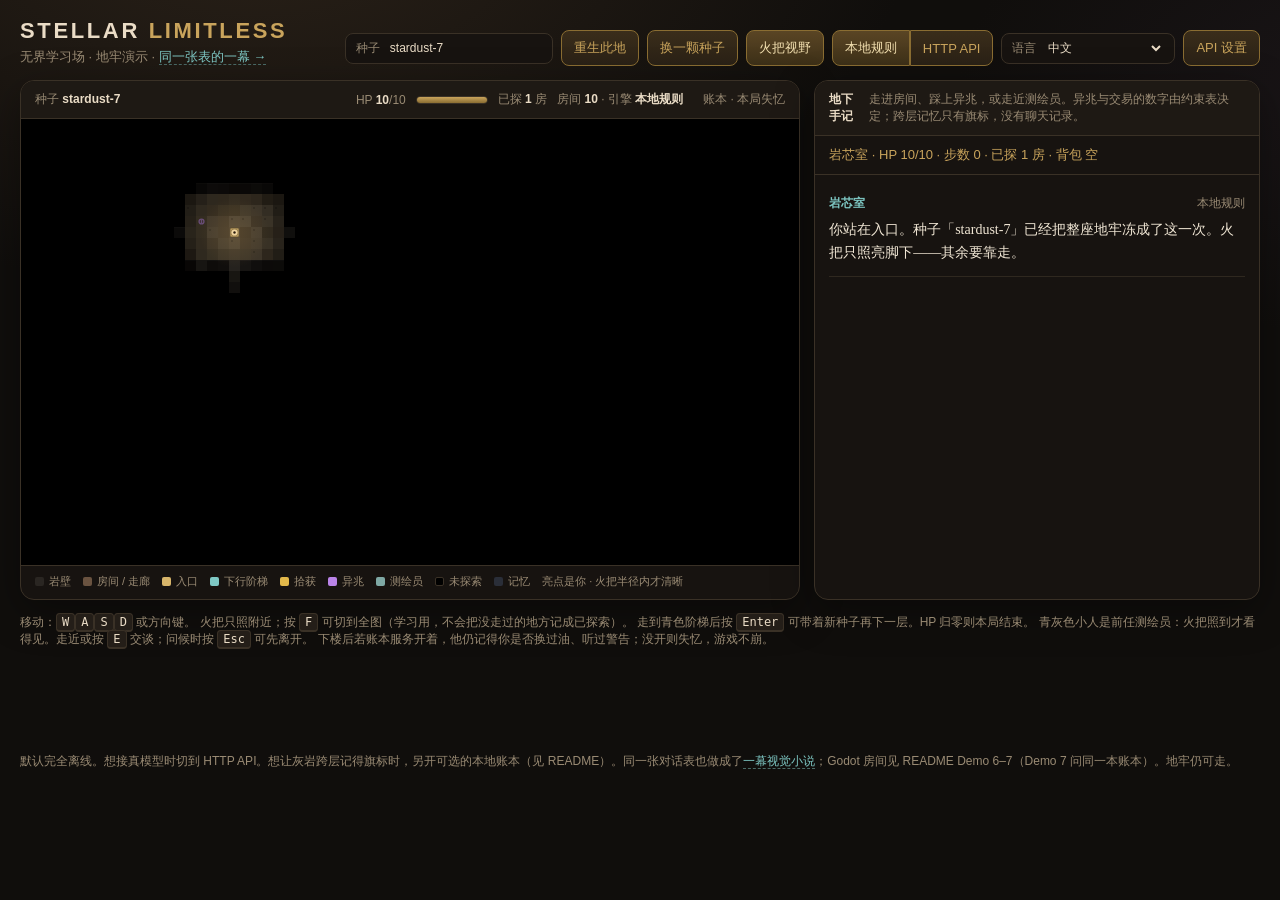
<file: index.html>
<!DOCTYPE html>
<html lang="zh-CN">
<head>
  <meta charset="UTF-8">
  <meta name="viewport" content="width=device-width, initial-scale=1.0">
  <title>星尘地牢 · Stellar Dungeon</title>
  <link rel="stylesheet" href="css/style.css">
</head>
<body>
  <div class="app">
    <header class="top">
      <div class="brand">
        <h1>STELLAR <span>LIMITLESS</span></h1>
        <p>无界学习场 · 地牢演示 · <a class="scene-link" href="vn.html">同一张表的一幕 →</a></p>
      </div>
      <div class="controls">
        <label class="field">种子
          <input id="seed" type="text" spellcheck="false" autocomplete="off" value="stardust-7">
        </label>
        <button id="regen" type="button">重生此地</button>
        <button id="random-seed" type="button">换一颗种子</button>
        <button id="toggle-fov" type="button" class="is-on" title="默认：只看见火把半径。点此显示全图（学习/调试）。">火把视野</button>
        <div class="mode-switch" role="group" aria-label="叙事引擎">
          <button type="button" data-mode="local">本地规则</button>
          <button type="button" data-mode="api">HTTP API</button>
        </div>
        <label class="field">语言
          <select id="lang">
            <option value="zh">中文</option>
            <option value="en">English</option>
            <option value="mix">中英对照</option>
          </select>
        </label>
        <button id="toggle-api" type="button">API 设置</button>
      </div>
    </header>

    <section id="api-panel" hidden>
      <p class="hint">OpenAI 兼容接口：填 Base URL、密钥、模型名。只存在你的浏览器 localStorage，仓库里不会出现密钥。失败时自动回退本地规则引擎。</p>
      <div class="api-grid">
        <label>Base URL
          <input id="api-url" type="url" placeholder="https://api.openai.com/v1">
        </label>
        <label>模型
          <input id="api-model" type="text" placeholder="gpt-4o-mini">
        </label>
        <label style="grid-column: 1 / -1;">API Key
          <input id="api-key" type="password" autocomplete="off" placeholder="sk-… 不会被提交到 git">
        </label>
      </div>
      <div class="api-actions">
        <button id="save-api" type="button">保存到本机</button>
        <span id="api-saved"></span>
      </div>
    </section>

    <main class="stage">
      <section class="map-panel">
        <div class="map-head">
          <span>种子 <strong id="seed-echo">stardust-7</strong></span>
          <span class="vitals">
            <span>HP <strong id="hp-num">10</strong>/10</span>
            <span class="hp-bar" aria-hidden="true"><i id="hp-fill"></i></span>
            <span>已探 <strong id="visited-count">0</strong> 房</span>
            <span>房间 <strong id="room-count">0</strong> · 引擎 <strong id="engine-label">本地规则</strong></span>
            <span id="npc-hint"></span>
            <span id="ledger-hint" title="本地旗标账本。没开也能玩，他会失忆。">账本 · …</span>
          </span>
        </div>
        <div class="canvas-wrap">
          <canvas id="dungeon" tabindex="0" aria-label="地牢地图"></canvas>
          <div id="run-banner" class="run-banner" hidden></div>
        </div>
        <div class="legend">
          <span><i class="swatch wall"></i>岩壁</span>
          <span><i class="swatch floor"></i>房间 / 走廊</span>
          <span><i class="swatch enter"></i>入口</span>
          <span><i class="swatch exit"></i>下行阶梯</span>
          <span><i class="swatch item"></i>拾获</span>
          <span><i class="swatch event"></i>异兆</span>
          <span><i class="swatch npc"></i>测绘员</span>
          <span><i class="swatch unseen"></i>未探索</span>
          <span><i class="swatch memory"></i>记忆</span>
          <span>亮点是你 · 火把半径内才清晰</span>
        </div>
      </section>

      <aside class="story-panel">
        <div class="story-head">
          <strong>地下手记</strong>
          <span>走进房间、踩上异兆，或走近测绘员。异兆与交易的数字由约束表决定；跨层记忆只有旗标，没有聊天记录。</span>
        </div>
        <div id="status">入口</div>
        <div id="talk-panel" class="talk-panel" hidden>
          <div class="talk-head">
            <strong id="talk-who">灰岩 · 前任测绘员</strong>
            <span id="talk-state">问候</span>
          </div>
          <p id="talk-line"></p>
          <div id="talk-options"></div>
          <p class="talk-hint">选项来自状态表。记忆只有旗标（见过面 / 交易过 / 警告过 / 上次停在哪一态），没有聊天记录。</p>
        </div>
        <div id="log" aria-live="polite"></div>
      </aside>
    </main>

    <footer class="foot">
      <div>
        移动：<kbd>W</kbd><kbd>A</kbd><kbd>S</kbd><kbd>D</kbd> 或方向键。
        火把只照附近；按 <kbd>F</kbd> 可切到全图（学习用，不会把没走过的地方记成已探索）。
        走到青色阶梯后按 <kbd>Enter</kbd> 可带着新种子再下一层。HP 归零则本局结束。
        青灰色小人是前任测绘员：火把照到才看得见。走近或按 <kbd>E</kbd> 交谈；问候时按 <kbd>Esc</kbd> 可先离开。
        下楼后若账本服务开着，他仍记得你是否换过油、听过警告；没开则失忆，游戏不崩。
      </div>
      <div>默认完全离线。想接真模型时切到 HTTP API。想让灰岩跨层记得旗标时，另开可选的本地账本（见 README）。同一张对话表也做成了<a class="scene-link" href="vn.html">一幕视觉小说</a>；Godot 房间见 README Demo 6–7（Demo 7 问同一本账本）。地牢仍可走。</div>
    </footer>
  </div>

  <!-- 不用 ES module：file:// 直接打开就不会被浏览器的跨源规则拦住。 -->
  <script src="js/rng.js"></script>
  <script src="js/dungeon.js"></script>
  <script src="js/fov.js"></script>
  <script src="js/llm.js"></script>
  <script src="js/gm.js"></script>
  <script src="js/memory.js"></script>
  <script src="js/npc-table.js"></script>
  <script src="js/npc.js"></script>
  <script src="js/events.js"></script>
  <script src="js/game.js"></script>
</body>
</html>
</file>
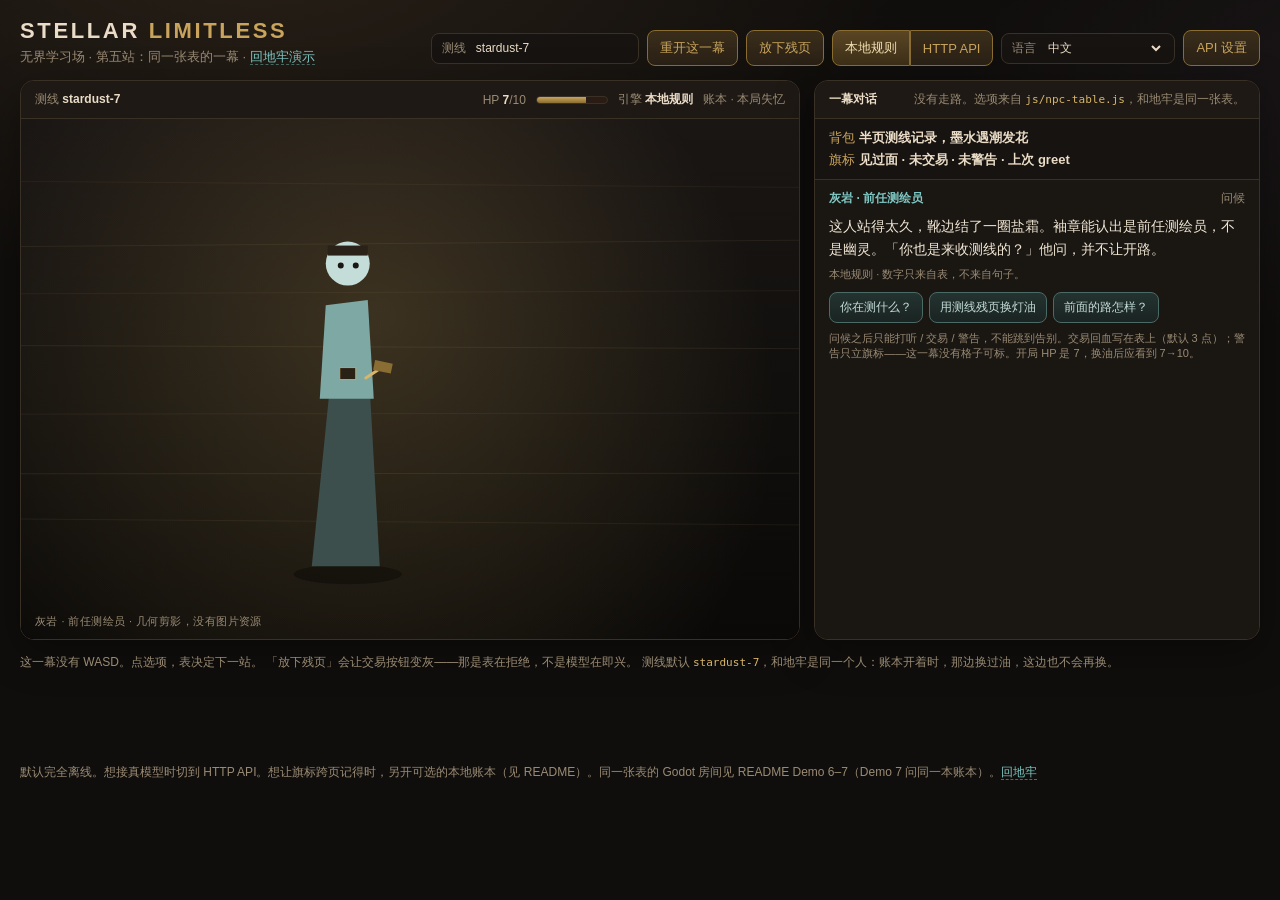
<file: vn.html>
<!DOCTYPE html>
<html lang="zh-CN">
<head>
  <meta charset="UTF-8">
  <meta name="viewport" content="width=device-width, initial-scale=1.0">
  <title>星尘一幕 · 灰岩 · Stellar VN</title>
  <link rel="stylesheet" href="css/style.css">
</head>
<body class="vn-body">
  <div class="app vn-app">
    <header class="top">
      <div class="brand">
        <h1>STELLAR <span>LIMITLESS</span></h1>
        <p>无界学习场 · 第五站：同一张表的一幕 · <a class="scene-link" href="index.html">回地牢演示</a></p>
      </div>
      <div class="controls">
        <label class="field">测线
          <input id="seed" type="text" spellcheck="false" autocomplete="off" value="stardust-7">
        </label>
        <button id="regen" type="button">重开这一幕</button>
        <button id="toggle-page" type="button" title="放下后交易按钮变灰。那是表在拒绝。">放下残页</button>
        <div class="mode-switch" role="group" aria-label="叙事引擎">
          <button type="button" data-mode="local">本地规则</button>
          <button type="button" data-mode="api">HTTP API</button>
        </div>
        <label class="field">语言
          <select id="lang">
            <option value="zh">中文</option>
            <option value="en">English</option>
            <option value="mix">中英对照</option>
          </select>
        </label>
        <button id="toggle-api" type="button">API 设置</button>
      </div>
    </header>

    <section id="api-panel" hidden>
      <p class="hint">OpenAI 兼容接口：填 Base URL、密钥、模型名。只存在你的浏览器 localStorage，仓库里不会出现密钥。失败时自动回退本地规则引擎。模型只准写 2～3 句，不准改 HP、不准跳状态。</p>
      <div class="api-grid">
        <label>Base URL
          <input id="api-url" type="url" placeholder="https://api.openai.com/v1">
        </label>
        <label>模型
          <input id="api-model" type="text" placeholder="gpt-4o-mini">
        </label>
        <label style="grid-column: 1 / -1;">API Key
          <input id="api-key" type="password" autocomplete="off" placeholder="sk-… 不会被提交到 git">
        </label>
      </div>
      <div class="api-actions">
        <button id="save-api" type="button">保存到本机</button>
        <span id="api-saved"></span>
      </div>
    </section>

    <main class="stage vn-stage">
      <section class="map-panel vn-figure-panel">
        <div class="map-head">
          <span>测线 <strong id="seed-echo">stardust-7</strong></span>
          <span class="vitals">
            <span>HP <strong id="hp-num">7</strong>/10</span>
            <span class="hp-bar" aria-hidden="true"><i id="hp-fill" style="width:70%"></i></span>
            <span>引擎 <strong id="engine-label">本地规则</strong></span>
            <span id="ledger-hint" title="本地旗标账本。没开也能玩，他会失忆。">账本 · …</span>
          </span>
        </div>
        <div class="canvas-wrap vn-figure-wrap">
          <canvas id="vn-figure" aria-label="测绘员灰岩的立绘"></canvas>
          <div class="vn-caption">灰岩 · 前任测绘员 · 几何剪影，没有图片资源</div>
        </div>
      </section>

      <aside class="story-panel vn-talk">
        <div class="story-head">
          <strong>一幕对话</strong>
          <span>没有走路。选项来自 <code>js/npc-table.js</code>，和地牢是同一张表。</span>
        </div>
        <div id="status" class="vn-status">
          <div>背包 <strong id="vn-bag">半页测线记录，墨水遇潮发花</strong></div>
          <div>旗标 <strong id="vn-flags">初见 · 未交易 · 未警告 · 上次 idle</strong></div>
        </div>
        <div id="talk-panel" class="talk-panel">
          <div class="talk-head">
            <strong id="talk-who">灰岩 · 前任测绘员</strong>
            <span id="talk-state">问候</span>
          </div>
          <p id="talk-line"></p>
          <p class="talk-meta"><span id="line-source">本地规则</span> · <span id="vn-mechanic">数字只来自表，不来自句子。</span></p>
          <div id="talk-options"></div>
          <p class="talk-hint">问候之后只能打听 / 交易 / 警告，不能跳到告别。交易回血写在表上（默认 3 点）；警告只立旗标——这一幕没有格子可标。开局 HP 是 7，换油后应看到 7→10。</p>
        </div>
      </aside>
    </main>

    <footer class="foot">
      <div>
        这一幕没有 WASD。点选项，表决定下一站。
        「放下残页」会让交易按钮变灰——那是表在拒绝，不是模型在即兴。
        测线默认 <code>stardust-7</code>，和地牢是同一个人：账本开着时，那边换过油，这边也不会再换。
      </div>
      <div>默认完全离线。想接真模型时切到 HTTP API。想让旗标跨页记得时，另开可选的本地账本（见 README）。同一张表的 Godot 房间见 README Demo 6–7（Demo 7 问同一本账本）。<a class="scene-link" href="index.html">回地牢</a></div>
    </footer>
  </div>

  <!-- 不用 ES module：file:// 直接打开就不会被浏览器的跨源规则拦住。 -->
  <script src="js/rng.js"></script>
  <script src="js/llm.js"></script>
  <script src="js/memory.js"></script>
  <script src="js/npc-table.js"></script>
  <script src="js/vn.js"></script>
</body>
</html>
</file>
<file: css/style.css>
:root {
  --bg: #100e0c;
  --panel: #171310;
  --panel-2: #1e1914;
  --ink: #eadcc6;
  --muted: #9a8b74;
  --line: #3a3126;
  --gold: #c9a45c;
  --gold-dim: #8a6d32;
  --teal: #7ec8c4;
  --danger: #c47a62;
  --shadow: 0 12px 40px rgba(0, 0, 0, 0.35);
  font-family: "Segoe UI", "PingFang SC", "Hiragino Sans GB", "Noto Sans SC", "Microsoft YaHei", sans-serif;
}

* { box-sizing: border-box; }
html, body { height: 100%; }
body {
  margin: 0;
  color: var(--ink);
  background:
    radial-gradient(1200px 700px at 20% -10%, #2a2118 0%, transparent 55%),
    radial-gradient(900px 500px at 110% 10%, #1a1518 0%, transparent 50%),
    var(--bg);
}

.app {
  min-height: 100%;
  max-width: 1280px;
  margin: 0 auto;
  padding: 18px 20px 24px;
  display: grid;
  grid-template-rows: auto auto 1fr auto;
  gap: 14px;
}

.top {
  display: flex;
  justify-content: space-between;
  align-items: flex-end;
  gap: 16px;
  flex-wrap: wrap;
}

.brand h1 {
  margin: 0;
  font-size: 22px;
  letter-spacing: 0.12em;
  font-weight: 650;
}
.brand h1 span { color: var(--gold); }
.brand p {
  margin: 4px 0 0;
  color: var(--muted);
  font-size: 13px;
}

.controls {
  display: flex;
  flex-wrap: wrap;
  gap: 8px;
  align-items: center;
}

label.field {
  display: flex;
  align-items: center;
  gap: 8px;
  background: var(--panel);
  border: 1px solid var(--line);
  padding: 6px 10px;
  border-radius: 8px;
  font-size: 12px;
  color: var(--muted);
}
label.field input, label.field select {
  background: transparent;
  border: 0;
  color: var(--ink);
  font: inherit;
  outline: none;
  min-width: 120px;
}

button, .btn {
  appearance: none;
  border: 1px solid var(--gold-dim);
  background: linear-gradient(#3a2d1a, #2a2116);
  color: var(--gold);
  padding: 8px 12px;
  border-radius: 8px;
  cursor: pointer;
  font: inherit;
  font-size: 13px;
}
button:hover { filter: brightness(1.08); }
button.is-on {
  background: linear-gradient(#5a4524, #3d3018);
  color: #f3e0b0;
}

.mode-switch { display: flex; gap: 0; }
.mode-switch button {
  border-radius: 0;
}
.mode-switch button:first-child { border-radius: 8px 0 0 8px; }
.mode-switch button:last-child { border-radius: 0 8px 8px 0; }

.stage {
  display: grid;
  grid-template-columns: minmax(0, 1.4fr) minmax(280px, 0.8fr);
  gap: 14px;
  min-height: 520px;
}

.map-panel, .story-panel {
  background: var(--panel);
  border: 1px solid var(--line);
  border-radius: 14px;
  box-shadow: var(--shadow);
  overflow: hidden;
  display: flex;
  flex-direction: column;
}

.map-head, .story-head {
  display: flex;
  justify-content: space-between;
  gap: 8px;
  padding: 10px 14px;
  border-bottom: 1px solid var(--line);
  color: var(--muted);
  font-size: 12px;
  background: var(--panel-2);
}
.map-head strong, .story-head strong { color: var(--ink); font-weight: 600; }

.canvas-wrap {
  flex: 1;
  display: flex;
  align-items: center;
  justify-content: center;
  background: #000000;
  min-height: 420px;
  position: relative;
}
canvas#dungeon {
  image-rendering: pixelated;
  border-radius: 2px;
}

.legend {
  display: flex;
  flex-wrap: wrap;
  gap: 12px;
  padding: 8px 14px 10px;
  color: var(--muted);
  font-size: 11px;
  border-top: 1px solid var(--line);
}
.swatch {
  display: inline-block;
  width: 9px;
  height: 9px;
  border-radius: 2px;
  margin-right: 5px;
  vertical-align: -1px;
}
.swatch.wall { background: #2a2622; }
.swatch.floor { background: #6a5340; }
.swatch.enter { background: #d7b56a; }
.swatch.exit { background: #7ec8c4; }
.swatch.item { background: #e2b84a; }
.swatch.event { background: #ba84e8; }
.swatch.npc { background: #7ea8a4; }
.swatch.unseen { background: #000; border: 1px solid #3a3126; }
.swatch.memory { background: #2a2e38; }
#npc-hint { color: #7ea8a4; }

.vitals {
  display: flex;
  flex-wrap: wrap;
  gap: 10px;
  align-items: center;
  justify-content: flex-end;
}
.hp-bar {
  width: 72px;
  height: 8px;
  background: #2a1c14;
  border: 1px solid var(--line);
  border-radius: 4px;
  overflow: hidden;
  display: inline-block;
  vertical-align: middle;
}
.hp-bar i {
  display: block;
  height: 100%;
  width: 100%;
  background: linear-gradient(#c9a45c, #8a6d32);
}
.hp-bar i.is-ok { background: linear-gradient(#c9a45c, #8a6d32); }
.hp-bar i.is-low { background: linear-gradient(#c47a62, #6a2018); }

.run-banner {
  position: absolute;
  left: 50%;
  top: 50%;
  transform: translate(-50%, -50%);
  background: rgba(20, 10, 8, 0.92);
  border: 1px solid var(--danger);
  color: #f0d0c4;
  padding: 12px 16px;
  border-radius: 10px;
  font-size: 14px;
  pointer-events: none;
  max-width: 80%;
  text-align: center;
}
.run-banner[hidden] { display: none !important; }
.run-banner.is-dead { box-shadow: 0 0 24px rgba(196, 122, 98, 0.25); }

.story-panel { min-height: 0; }
#status {
  padding: 10px 14px;
  font-size: 13px;
  color: var(--gold);
  border-bottom: 1px solid var(--line);
}

.talk-panel {
  padding: 10px 14px 12px;
  border-bottom: 1px solid var(--line);
  background: #1a1612;
}
.talk-panel[hidden] { display: none !important; }
.talk-head {
  display: flex;
  justify-content: space-between;
  gap: 8px;
  font-size: 12px;
  margin-bottom: 8px;
  color: var(--muted);
}
.talk-head strong { color: var(--teal); }
#talk-line {
  margin: 0 0 10px;
  font-family: Georgia, "Songti SC", "Noto Serif SC", serif;
  font-size: 14px;
  line-height: 1.65;
  color: #f0e6d4;
  white-space: pre-wrap;
}
#talk-options {
  display: flex;
  flex-wrap: wrap;
  gap: 6px;
}
#talk-options button,
button.talk-opt {
  font-size: 12px;
  padding: 6px 10px;
  border-color: #4a6a66;
  background: linear-gradient(#243330, #1a2422);
  color: #c5ddd8;
}
#talk-options button:hover { filter: brightness(1.1); }
#talk-options button:disabled {
  opacity: 0.45;
  cursor: not-allowed;
  filter: none;
}
.talk-hint {
  margin: 8px 0 0;
  font-size: 11px;
  color: var(--muted);
}
#ledger-hint.is-on { color: var(--teal); }
#ledger-hint.is-off { color: var(--muted); }

#log {
  flex: 1;
  overflow: auto;
  padding: 10px 14px 16px;
}
.log-entry {
  padding: 10px 0 12px;
  border-bottom: 1px solid rgba(58, 49, 38, 0.7);
}
.log-entry header {
  display: flex;
  justify-content: space-between;
  gap: 8px;
  font-size: 12px;
  margin-bottom: 6px;
}
.log-entry header strong { color: var(--teal); }
.log-meta { color: var(--muted); }
.log-entry p {
  margin: 0;
  font-family: Georgia, "Songti SC", "Noto Serif SC", serif;
  font-size: 14px;
  line-height: 1.65;
  color: #f0e6d4;
  white-space: pre-wrap;
}

#api-panel {
  background: var(--panel);
  border: 1px dashed var(--gold-dim);
  border-radius: 12px;
  padding: 12px 14px;
}
#api-panel[hidden] { display: none !important; }
.api-grid {
  display: grid;
  grid-template-columns: 1fr 1fr;
  gap: 8px;
}
.api-grid label {
  display: flex;
  flex-direction: column;
  gap: 4px;
  font-size: 11px;
  color: var(--muted);
}
.api-grid input {
  background: #0f0d0b;
  border: 1px solid var(--line);
  color: var(--ink);
  padding: 7px 8px;
  border-radius: 6px;
  font: inherit;
}
.api-actions {
  display: flex;
  align-items: center;
  gap: 10px;
  margin-top: 8px;
}
.hint { color: var(--muted); font-size: 12px; margin: 0 0 8px; }
#api-saved { color: var(--teal); font-size: 12px; }

.foot {
  display: flex;
  justify-content: space-between;
  gap: 12px;
  flex-wrap: wrap;
  color: var(--muted);
  font-size: 12px;
}
.foot kbd {
  background: #241e18;
  border: 1px solid var(--line);
  border-bottom-width: 2px;
  padding: 1px 5px;
  border-radius: 4px;
  color: var(--ink);
}

@media (max-width: 920px) {
  .stage { grid-template-columns: 1fr; }
  .canvas-wrap { min-height: 360px; }
}

.scene-link {
  color: var(--teal);
  text-decoration: none;
  border-bottom: 1px dashed #4a6a66;
}
.scene-link:hover { color: #c5ddd8; }

.vn-app { grid-template-rows: auto auto 1fr auto; }
.vn-stage { min-height: 560px; }
.vn-figure-wrap {
  min-height: 460px;
  background:
    radial-gradient(600px 320px at 40% 40%, #2a2118 0%, transparent 60%),
    #000;
}
canvas#vn-figure {
  display: block;
  width: 100%;
  height: 100%;
}
.vn-caption {
  position: absolute;
  left: 14px;
  bottom: 10px;
  font-size: 11px;
  color: var(--muted);
  letter-spacing: 0.04em;
}
.vn-talk .talk-panel { border-bottom: 0; flex: 1; }
.vn-status {
  display: flex;
  flex-direction: column;
  gap: 4px;
}
.vn-status strong { color: var(--ink); font-weight: 600; }
.talk-meta {
  margin: -4px 0 10px;
  font-size: 11px;
  color: var(--muted);
}
code {
  font-family: ui-monospace, "SF Mono", Menlo, Consolas, monospace;
  font-size: 0.92em;
  color: #d7b56a;
}

@media (max-width: 920px) {
  .vn-figure-wrap { min-height: 320px; }
}
</file>
